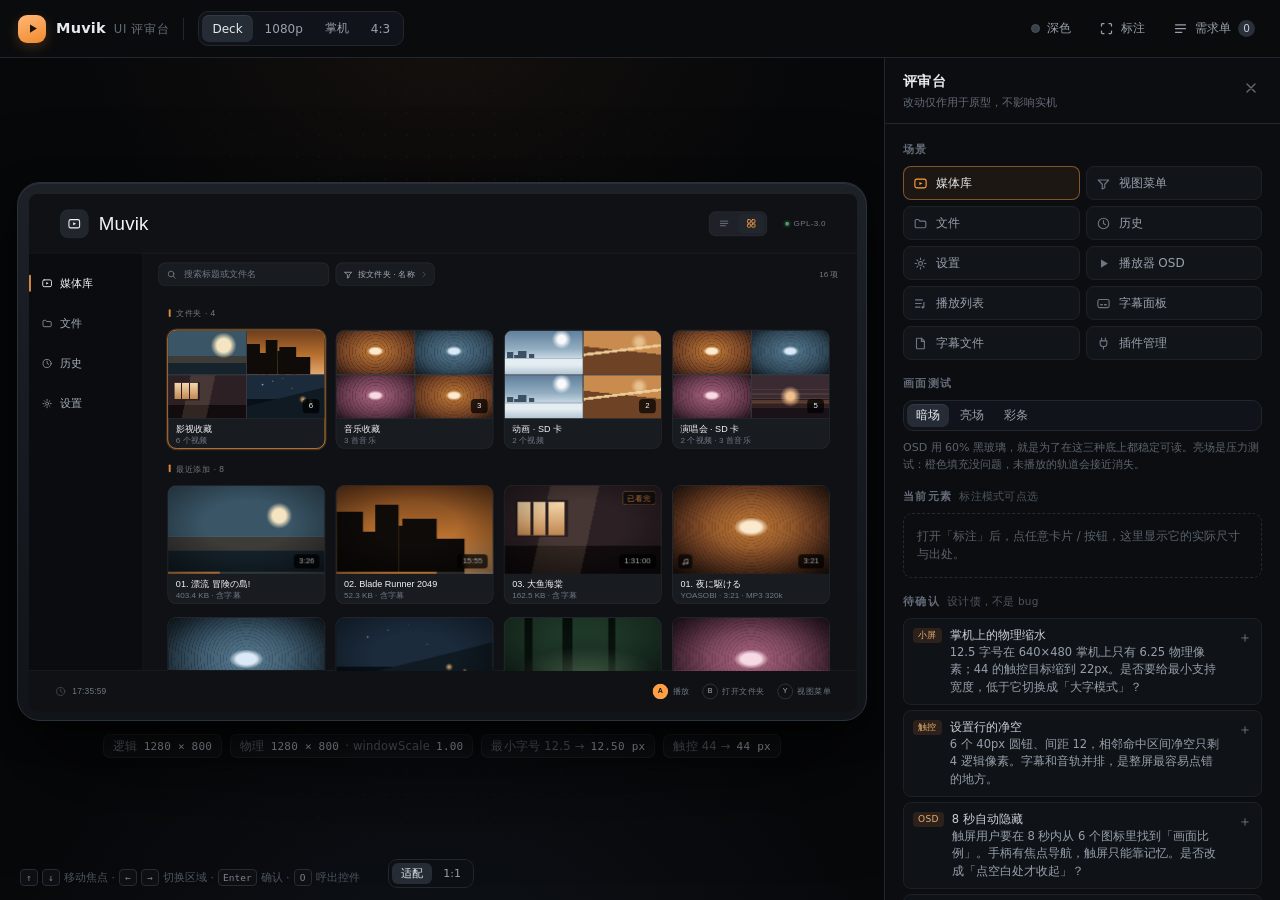
<file: web/ui-review/index.html>
<!DOCTYPE html>
<html lang="zh-CN">
<head>
<meta charset="utf-8">
<meta name="viewport" content="width=device-width, initial-scale=1, viewport-fit=cover">
<meta name="color-scheme" content="dark">
<title>Muvik · UI 评审台</title>
<link rel="icon" href="data:image/svg+xml,%3Csvg xmlns='http://www.w3.org/2000/svg' viewBox='0 0 32 32'%3E%3Crect width='32' height='32' rx='9' fill='%23FF9F45'/%3E%3Cpath d='M12 9.5 22 16 12 22.5Z' fill='%231A1208'/%3E%3C/svg%3E">
<link rel="stylesheet" href="styles.css">
</head>
<body>

<div class="console" id="console">

  <header class="topbar">
    <div class="brand">
      <span class="brand-mark" aria-hidden="true">
        <svg width="15" height="15" viewBox="0 0 24 24"><path d="M8 5.4 19 12 8 18.6Z" fill="currentColor"/></svg>
      </span>
      <span class="brand-text">Muvik<em>UI 评审台</em></span>
    </div>

    <div class="topbar-sep" aria-hidden="true"></div>

    <div class="seg" id="deviceSeg" role="group" aria-label="设备"></div>

    <div class="topbar-right">
      <button class="ghost-btn" id="themeBtn" title="切换深色 / OLED 真黑 / 浅色">
        <span class="dot" id="themeDot"></span><span class="lbl" id="themeLabel">深色</span>
      </button>
      <button class="ghost-btn" id="annotateBtn" title="显示尺寸标注与风险点 (N)">
        <svg width="15" height="15" viewBox="0 0 24 24" fill="none" stroke="currentColor" stroke-width="2" stroke-linecap="round"><path d="M4 8V5.5A1.5 1.5 0 0 1 5.5 4H8M16 4h2.5A1.5 1.5 0 0 1 20 5.5V8M20 16v2.5a1.5 1.5 0 0 1-1.5 1.5H16M8 20H5.5A1.5 1.5 0 0 1 4 18.5V16"/></svg>
        <span class="lbl">标注</span>
      </button>
      <button class="ghost-btn" id="dockBtn" title="评审面板 (D)">
        <svg width="15" height="15" viewBox="0 0 24 24" fill="none" stroke="currentColor" stroke-width="2" stroke-linecap="round"><path d="M4 6h16M4 12h16M4 18h10"/></svg>
        <span class="lbl">需求单</span>
        <span class="pill-count" id="dockCount">0</span>
      </button>
    </div>
  </header>

  <div class="workbench" id="workbench">
    <main class="stage" id="stage">
      <div class="device-wrap">
        <div class="device" id="device">
          <div class="screen" id="screen" data-theme="dark"></div>
        </div>
        <div class="stage-meta" id="stageMeta"></div>
      </div>

      <div class="stage-hint" id="stageHint">
        <kbd>↑</kbd><kbd>↓</kbd> 移动焦点 · <kbd>←</kbd><kbd>→</kbd> 切换区域 · <kbd>Enter</kbd> 确认 · <kbd>O</kbd> 呼出控件
      </div>

      <div class="stage-zoom" id="stageZoom" role="group" aria-label="缩放">
        <button data-zoom="fit" class="on" title="缩放到适合窗口">适配</button>
        <button data-zoom="actual" title="1:1 逻辑像素，可滚动查看细节">1:1</button>
      </div>
    </main>

    <aside class="dock" id="dock" aria-label="评审面板">
      <div class="dock-head">
        <div>
          <h2>评审台</h2>
          <p>改动仅作用于原型，不影响实机</p>
        </div>
        <button class="icon-btn" id="dockClose" aria-label="收起">
          <svg width="16" height="16" viewBox="0 0 24 24" fill="none" stroke="currentColor" stroke-width="2" stroke-linecap="round"><path d="M6 6l12 12M18 6L6 18"/></svg>
        </button>
      </div>

      <div class="dock-body">
        <section class="dock-sec">
          <h3>场景</h3>
          <div class="scenarios" id="scenarios"></div>
        </section>

        <section class="dock-sec">
          <h3>画面测试</h3>
          <div class="seg tiny" id="sceneSeg" role="group" aria-label="播放器画面">
            <button data-scene="dark" class="on">暗场</button>
            <button data-scene="bright">亮场</button>
            <button data-scene="bars">彩条</button>
          </div>
          <p class="dock-note">OSD 用 60% 黑玻璃，就是为了在这三种底上都稳定可读。亮场是压力测试：橙色填充没问题，未播放的轨道会接近消失。</p>
        </section>

        <section class="dock-sec" id="specSection">
          <h3>当前元素 <span class="dim" id="specHint">标注模式可点选</span></h3>
          <div id="specBox" class="spec-empty">
            打开「标注」后，点任意卡片 / 按钮，这里显示它的实际尺寸与出处。
          </div>
        </section>

        <section class="dock-sec">
          <h3>待确认 <span class="dim">设计债，不是 bug</span></h3>
          <div id="risks" class="risks"></div>
        </section>

        <section class="dock-sec">
          <h3>需求单 <span class="count" id="count">0</span></h3>
          <div class="composer" id="composer">
            <div class="composer-target" id="composerTarget">整体 · 视频库</div>
            <textarea id="commentInput" rows="2" placeholder="哪里不对、希望改成什么样…"></textarea>
            <div class="composer-actions">
              <button class="primary" id="addComment">记一条</button>
              <button id="exportMd">导出 Markdown</button>
              <button id="clearComments" class="danger-ghost">清空</button>
            </div>
          </div>
          <div class="comments" id="comments"></div>
        </section>

        <p class="dock-foot">
          原型与实机的差异：字体用系统字代替内置中文字体；画面是 CSS 模拟；
          封面图尚未接入。其余尺寸、颜色、间距均取自 <code>ui/design.hpp</code>。
        </p>
      </div>
    </aside>
  </div>
</div>

<div class="tooltip" id="tooltip" hidden></div>
<div class="toast" id="toast" hidden></div>

<script src="app.js"></script>
</body>
</html>
</file>
<file: web/ui-review/styles.css>
/* ============================================================
   Muvik · UI 评审台
   控制台自身的样式与「模拟器内」的样式分开：
   .screen 内部的所有数值 = 实机逻辑像素，1:1 对应 ui/design.hpp
   ============================================================ */

* { box-sizing: border-box; }

:root {
  --c-bg:      #07080A;
  --c-panel:   #0C0E11;
  --c-panel-2: #111419;
  --c-line:    #22262D;
  --c-line-2:  #2C323A;
  --c-ink:     #E8EAEE;
  --c-dim:     #99A1AC;
  --c-mute:    #646C78;
  --c-accent:  #FF9F45;
  --c-blue:    #6AA6FF;
  --font-ui: -apple-system, BlinkMacSystemFont, "SF Pro Text", "Segoe UI",
             "PingFang SC", "Hiragino Sans GB", "Microsoft YaHei", system-ui, sans-serif;
  --font-num: "SF Mono", ui-monospace, "JetBrains Mono", Menlo, monospace;
}

html, body {
  margin: 0;
  height: 100%;
  background: var(--c-bg);
  color: var(--c-ink);
  font-family: var(--font-ui);
  -webkit-font-smoothing: antialiased;
  text-rendering: optimizeLegibility;
  overflow: hidden;
}

button { font: inherit; color: inherit; background: none; border: 0; cursor: pointer; }
button:focus-visible { outline: 2px solid var(--c-blue); outline-offset: 2px; }
code { font-family: var(--font-num); font-size: .92em; color: #B9C1CC; }

/* ── 控制台骨架 ───────────────────────────────────────────── */

.console {
  display: grid;
  grid-template-rows: 58px minmax(0, 1fr);
  height: 100dvh;
}

.workbench {
  --dock-w: 396px;
  position: relative;
  display: grid;
  grid-template-columns: minmax(0, 1fr) 396px;
  min-height: 0;
  transition: grid-template-columns .22s ease;
}
.workbench.dock-closed { grid-template-columns: minmax(0, 1fr) 0px; --dock-w: 0px; }
.workbench.dock-closed .dock { display: none; }

/* ── 顶栏 ─────────────────────────────────────────────────── */

.topbar {
  display: flex;
  align-items: center;
  gap: 14px;
  padding: 0 14px 0 18px;
  border-bottom: 1px solid var(--c-line);
  background: rgba(10, 12, 15, .92);
  backdrop-filter: blur(14px);
  z-index: 5;
}

.brand { display: flex; align-items: center; gap: 10px; flex: none; }
.brand-mark {
  width: 28px; height: 28px; border-radius: 9px;
  display: grid; place-items: center;
  color: #1A1208;
  background: linear-gradient(160deg, #FFB877, #F08A2E);
  box-shadow: 0 4px 14px rgba(255, 159, 69, .22);
}
.brand-text {
  font-size: 14.5px; font-weight: 600; letter-spacing: .2px;
  display: flex; align-items: baseline; gap: 8px; white-space: nowrap;
}
.brand-text em {
  font-style: normal; font-weight: 400; font-size: 11.5px;
  color: var(--c-mute); letter-spacing: .06em;
}

.topbar-sep { width: 1px; height: 22px; background: var(--c-line); flex: none; }

.topbar-right { margin-left: auto; display: flex; align-items: center; gap: 6px; }

.seg {
  display: flex; gap: 2px; padding: 3px;
  background: #101319;
  border: 1px solid var(--c-line);
  border-radius: 10px;
}
.seg button {
  padding: 5px 10px; border-radius: 7px;
  font-size: 12px; color: var(--c-dim); white-space: nowrap;
  transition: background .12s, color .12s;
}
.seg button:hover { color: var(--c-ink); background: rgba(255,255,255,.04); }
.seg button.on {
  color: var(--c-ink); background: #262C35;
  box-shadow: inset 0 1px 0 rgba(255,255,255,.07);
}
.seg.tiny button { font-size: 11.5px; padding: 4px 9px; }

.ghost-btn {
  display: inline-flex; align-items: center; gap: 7px;
  height: 30px; padding: 0 10px; border-radius: 8px;
  font-size: 12px; color: var(--c-dim);
  border: 1px solid transparent;
  transition: background .12s, color .12s, border-color .12s;
}
.ghost-btn:hover { color: var(--c-ink); background: #14181E; border-color: var(--c-line); }
.ghost-btn.on { color: var(--c-ink); background: rgba(106,166,255,.10); border-color: rgba(106,166,255,.35); }
.ghost-btn .dot {
  width: 9px; height: 9px; border-radius: 50%;
  background: #3A404A; border: 1px solid #4A515C;
}
.ghost-btn .dot.oled { background: #000; border-color: #545B66; }
.ghost-btn .dot.light { background: #F2F1ED; border-color: #C6C2BA; }
.pill-count {
  min-width: 17px; height: 17px; padding: 0 4px; border-radius: 9px;
  background: #2A303A; color: #C8CED8;
  font-size: 10.5px; line-height: 17px; text-align: center;
  font-variant-numeric: tabular-nums;
}
.pill-count.has { background: var(--c-accent); color: #1A1208; font-weight: 600; }

.icon-btn {
  width: 30px; height: 30px; border-radius: 8px;
  display: grid; place-items: center; color: var(--c-mute);
}
.icon-btn:hover { background: #191D24; color: var(--c-ink); }

/* ── 舞台 ─────────────────────────────────────────────────── */

.stage {
  position: relative;
  display: flex; align-items: center; justify-content: center;
  min-width: 0; min-height: 0;
  padding: 26px 24px 44px;
  overflow: hidden;
  background:
    radial-gradient(58% 46% at 50% -4%, rgba(255,159,69,.055), transparent 72%),
    radial-gradient(70% 60% at 50% 112%, rgba(86,118,168,.09), transparent 72%),
    #07080A;
}
.stage::before {
  content: "";
  position: absolute; inset: 0;
  background-image: radial-gradient(rgba(255,255,255,.045) 1px, transparent 1px);
  background-size: 22px 22px;
  -webkit-mask-image: radial-gradient(60% 60% at 50% 46%, #000 30%, transparent 100%);
  mask-image: radial-gradient(60% 60% at 50% 46%, #000 30%, transparent 100%);
  pointer-events: none;
}

.device-wrap { position: relative; display: flex; flex-direction: column; align-items: center; gap: 13px; }
.device {
  position: relative;
  padding: 11px;
  border-radius: 23px;
  background: linear-gradient(180deg, #1C2027, #111419);
  border: 1px solid #2B313A;
  box-shadow:
    0 44px 100px rgba(0,0,0,.66),
    0 10px 30px rgba(0,0,0,.5),
    inset 0 1px 0 rgba(255,255,255,.07);
}

.stage-meta {
  display: flex; align-items: center; gap: 8px; flex-wrap: wrap; justify-content: center;
  font-size: 11.5px; color: var(--c-mute);
  letter-spacing: .02em;
}
.stage-meta b {
  font-weight: 500; color: #B7BECA;
  font-family: var(--font-num); font-size: 11px;
}
.stage-meta .chip {
  display: inline-flex; align-items: center; gap: 6px;
  height: 24px; padding: 0 9px; border-radius: 7px;
  background: rgba(255,255,255,.035);
  border: 1px solid rgba(255,255,255,.055);
}
.stage-meta .chip.warn {
  color: #FFC98E; background: rgba(255,159,69,.09);
  border-color: rgba(255,159,69,.24);
}

.stage-hint {
  position: absolute; left: 20px; bottom: 14px;
  display: flex; align-items: center; gap: 4px;
  font-size: 11px; color: #4E5661; white-space: nowrap;
  pointer-events: none;
}

.stage-zoom {
  position: absolute; right: calc(var(--dock-w) + 14px); bottom: 12px;
  z-index: 8;
  display: flex; gap: 2px; padding: 3px;
  border-radius: 9px;
  background: rgba(13,16,20,.9);
  border: 1px solid var(--c-line);
  backdrop-filter: blur(10px);
}
.stage-zoom button {
  padding: 3px 9px; border-radius: 6px;
  font-size: 11px; color: var(--c-dim);
}
.stage-zoom button:hover { color: var(--c-ink); }
.stage-zoom button.on { background: #262C35; color: var(--c-ink); }

/* 1:1 查看：设备按字号真实大小铺开，舞台滚动 */
.stage.zoomed {
  display: block;
  overflow: auto;
  padding: 16px 16px 42px;
}
.stage.zoomed .device-wrap { width: max-content; margin: 0 auto; }
.stage-hint kbd {
  font-family: var(--font-num); font-size: 9.5px;
  min-width: 18px; height: 17px; padding: 0 4px;
  display: inline-grid; place-items: center;
  border: 1px solid #262C34; border-radius: 4px;
  color: #7A828E; background: #0D0F13;
}

/* ── 评审面板 ─────────────────────────────────────────────── */

.dock {
  display: flex; flex-direction: column;
  min-height: 0;
  background: #0B0D10;
  border-left: 1px solid var(--c-line);
  z-index: 4;
}
.dock-head {
  flex: none; display: flex; align-items: flex-start; gap: 12px;
  padding: 15px 14px 13px 18px;
  border-bottom: 1px solid var(--c-line);
}
.dock-head h2 { margin: 0; font-size: 13.5px; font-weight: 600; letter-spacing: .02em; }
.dock-head p { margin: 4px 0 0; font-size: 11px; color: var(--c-mute); }
.dock-head .icon-btn { margin-left: auto; }

.dock-body { overflow-y: auto; padding: 2px 18px 26px; scrollbar-width: thin; }
.dock-body::-webkit-scrollbar { width: 5px; }
.dock-body::-webkit-scrollbar-thumb { background: #262C34; border-radius: 3px; }

.dock-sec { padding-top: 17px; }
.dock-sec h3 {
  margin: 0 0 9px; font-size: 10.5px; font-weight: 600;
  letter-spacing: .13em; text-transform: uppercase; color: var(--c-mute);
  display: flex; align-items: center; gap: 7px;
}
.dock-sec h3 .dim { font-weight: 400; letter-spacing: .02em; text-transform: none; color: #4E5661; font-size: 10.5px; }
.dock-sec h3 .count {
  margin-left: auto; min-width: 18px; height: 18px; padding: 0 5px;
  border-radius: 9px; background: #232932; color: #AEB6C2;
  font-size: 10.5px; line-height: 18px; text-align: center; letter-spacing: 0;
}
.dock-sec h3 .count.has { background: var(--c-accent); color: #1A1208; }

.dock-note { margin: 8px 0 0; font-size: 11px; line-height: 1.55; color: #5C646F; }

.scenarios { display: grid; grid-template-columns: 1fr 1fr; gap: 6px; }
.scenario {
  display: flex; align-items: center; gap: 8px;
  height: 34px; padding: 0 9px; border-radius: 8px;
  background: #11151A; border: 1px solid #1D2229;
  font-size: 12px; color: var(--c-dim); text-align: left;
  transition: background .12s, border-color .12s, color .12s;
}
.scenario svg { color: #6E7683; flex: none; }
.scenario:hover { background: #161B22; color: var(--c-ink); border-color: #2A313A; }
.scenario.on { color: var(--c-ink); border-color: rgba(255,159,69,.45); background: rgba(255,159,69,.07); }
.scenario.on svg { color: var(--c-accent); }

.spec-empty {
  padding: 13px 13px; border-radius: 9px;
  border: 1px dashed #242A32;
  font-size: 11.5px; line-height: 1.6; color: #59616C;
}
.spec-card {
  border: 1px solid #232932; border-radius: 10px;
  background: #11151A; padding: 12px 13px;
}
.spec-card .name { font-size: 12.5px; font-weight: 600; color: var(--c-ink); }
.spec-card .path { margin-top: 3px; font-family: var(--font-num); font-size: 10px; color: #5D6671; word-break: break-all; }
.spec-card dl { margin: 10px 0 0; display: grid; grid-template-columns: 54px 1fr; gap: 6px 8px; }
.spec-card dt { font-size: 10.5px; color: #5D6671; }
.spec-card dd { margin: 0; font-size: 11.5px; color: #C2C9D4; line-height: 1.45; }
.spec-card .risk {
  margin-top: 11px; padding: 9px 10px; border-radius: 7px;
  background: rgba(255,159,69,.07); border: 1px solid rgba(255,159,69,.2);
  font-size: 11px; line-height: 1.55; color: #E7BE93;
}
.spec-card .risk b { display: block; color: #FFB877; font-size: 10.5px; letter-spacing: .06em; margin-bottom: 3px; }
.spec-card .use {
  margin-top: 10px; width: 100%; height: 30px; border-radius: 7px;
  background: #222933; color: #D6DCE5; font-size: 11.5px;
}
.spec-card .use:hover { background: #2A323D; color: #fff; }

.risks { display: flex; flex-direction: column; gap: 5px; }
.risk-item {
  display: flex; align-items: flex-start; gap: 8px;
  padding: 8px 9px; border-radius: 8px;
  background: #0F1216; border: 1px solid #1C2128;
  font-size: 11.5px; line-height: 1.5; color: #96A0AC;
}
.risk-item .tag {
  flex: none; margin-top: 1px; padding: 1px 5px; border-radius: 4px;
  font-size: 9px; letter-spacing: .04em;
  background: rgba(255,159,69,.12); color: #E8AE73;
}
.risk-item button {
  margin-left: auto; flex: none; width: 20px; height: 20px; border-radius: 5px;
  color: #6E7783; font-size: 14px; line-height: 1;
}
.risk-item button:hover { background: #232A33; color: #fff; }

.composer {
  border: 1px solid #232932; border-radius: 10px; background: #101419;
  padding: 9px 10px 10px;
}
.composer-target {
  font-size: 10.5px; color: #808A96; margin-bottom: 7px;
  display: flex; align-items: center; gap: 5px;
}
.composer-target::before {
  content: ""; width: 3px; height: 11px; border-radius: 2px; background: var(--c-accent);
}
.composer textarea {
  width: 100%; resize: vertical; min-height: 48px; max-height: 140px;
  background: #0A0D10; border: 1px solid #20262E; border-radius: 7px;
  color: var(--c-ink); font: 12px/1.55 var(--font-ui);
  padding: 7px 8px; outline: none;
}
.composer textarea:focus { border-color: rgba(106,166,255,.5); }
.composer textarea::placeholder { color: #4C545F; }
.composer-actions { display: flex; gap: 6px; margin-top: 7px; }
.composer-actions button {
  height: 27px; padding: 0 10px; border-radius: 6px;
  font-size: 11.5px; color: var(--c-dim); background: #171C22;
  border: 1px solid #232A33;
}
.composer-actions button:hover { color: #fff; background: #1D232B; }
.composer-actions .primary {
  background: linear-gradient(180deg, #FFAE5C, #F2922F);
  border-color: transparent; color: #1A1208; font-weight: 600;
}
.composer-actions .primary:hover { filter: brightness(1.06); background: linear-gradient(180deg, #FFAE5C, #F2922F); color: #1A1208; }
.composer-actions .danger-ghost { margin-left: auto; border-color: transparent; background: none; color: #5F6773; }
.composer-actions .danger-ghost:hover { color: #FF8A8A; background: rgba(255,107,107,.08); }

.comments { display: flex; flex-direction: column; gap: 6px; margin-top: 9px; }
.comment {
  position: relative; padding: 9px 10px 9px 12px; border-radius: 8px;
  background: #101419; border: 1px solid #1E242C;
}
.comment::before {
  content: ""; position: absolute; left: 0; top: 9px; bottom: 9px;
  width: 2px; border-radius: 1px; background: rgba(255,159,69,.65);
}
.comment .meta {
  display: flex; align-items: center; gap: 6px;
  font-size: 10px; color: #5F6874; margin-bottom: 4px;
}
.comment .meta b { font-weight: 500; color: #9AA4B0; font-size: 10.5px; }
.comment .meta button { margin-left: auto; color: #4F5762; font-size: 13px; line-height: 1; }
.comment .meta button:hover { color: #FF8A8A; }
.comment p { margin: 0; font-size: 11.5px; line-height: 1.55; color: #C6CDD7; white-space: pre-wrap; word-break: break-word; }

.dock-foot {
  margin: 22px 0 0; padding-top: 14px; border-top: 1px solid #1B2027;
  font-size: 10.5px; line-height: 1.65; color: #4F5762;
}

/* ── 提示 ─────────────────────────────────────────────────── */

.tooltip {
  position: fixed; z-index: 90; pointer-events: none;
  max-width: 320px; padding: 7px 9px; border-radius: 7px;
  background: rgba(16,20,25,.97); border: 1px solid rgba(106,166,255,.4);
  box-shadow: 0 10px 30px rgba(0,0,0,.5);
  font-size: 11px; line-height: 1.5; color: #DCE2EA;
}
.tooltip b { display: block; font-size: 11.5px; color: #fff; margin-bottom: 2px; }
.tooltip em { font-style: normal; color: #8FB8F5; font-family: var(--font-num); font-size: 10.5px; }

.toast {
  position: fixed; left: 50%; top: 72px; transform: translateX(-50%);
  z-index: 95; padding: 9px 15px; border-radius: 9px;
  background: rgba(20,25,31,.96); border: 1px solid #2C333D;
  box-shadow: 0 16px 40px rgba(0,0,0,.5);
  font-size: 12px; color: #DCE2EA; white-space: nowrap;
  animation: toastIn .18s ease-out;
}
@keyframes toastIn { from { opacity: 0; transform: translate(-50%, -6px); } }

/* ============================================================
   模拟器：以下全部是实机逻辑像素
   ============================================================ */

.screen {
  --bg: #0F1114;
  --surface: #181B20;
  --surface-raised: #21252C;
  --surface-sunken: #2A2F37;
  --outline: #2B3038;
  --outline-strong: #3C434E;
  --text: #F3F4F6;
  --text-dim: #A8AFBA;
  --text-mute: #717884;
  --accent: #FF9F45;
  --accent-rgb: 255,159,69;
  --accent-ink: #1A1208;
  --danger: #FF6B6B;
  --sidebar: #0A0C0F;

  /* 语义变量：这些位置原本写死了 rgba(255,255,255,…)，
     一旦切到浅色主题就全部消失。集中成变量后只在这里分叉。 */
  --hairline: rgba(255,255,255,.055); /* 顶栏 / 底栏 / 侧栏分隔线 */
  --tile: rgba(42,47,55,.55);         /* 卡片图标块、次要按钮底 */
  --track: rgba(243,244,246,.12);     /* 进度轨道 */
  --cell-line: rgba(43,48,56,.75);    /* 卡片描边 */
  --focused-bg: #21252C;              /* 选中卡片底 */
  --dialog: #14171C;                  /* 弹层底 */

  position: relative;
  overflow: hidden;
  border-radius: 13px;
  background: var(--bg);
  color: var(--text);
  font-family: -apple-system, BlinkMacSystemFont, "PingFang SC", "Hiragino Sans GB",
               "Microsoft YaHei", "Noto Sans CJK SC", sans-serif;
  font-size: 17px;
  line-height: 1.32;
  transform-origin: top left;
  user-select: none;
  -webkit-tap-highlight-color: transparent;
}
.screen[data-theme="oled"] {
  --bg: #000000;
  --surface: #0B0C0F;
  --surface-raised: #15171B;
  --surface-sunken: #1E2126;
  --outline: #1E2126;
  --outline-strong: #333841;
  --text-mute: #6C737E;
  --sidebar: #000000;
  --hairline: rgba(255,255,255,.05);
  --tile: rgba(38,43,50,.55);
  --track: rgba(243,244,246,.1);
  --cell-line: rgba(46,52,61,.75);
  --focused-bg: #15171B;
  --dialog: #0D0F12;
}

/* 浅色主题：暖白而不是纯白 —— 纯白在掌机低亮度下会显得"发光"，
   而且和橙色强调色的对比会过于刺眼。强调色同步压深，
   否则 #FF9F45 压在 #FFF 上对比度只有 1.9:1，按钮文字读不出来。 */
.screen[data-theme="light"] {
  --bg: #F2F1ED;
  --surface: #FFFFFF;
  --surface-raised: #FFFFFF;
  --surface-sunken: #E9E7E2;
  --outline: #DFDCD5;
  --outline-strong: #C6C2BA;
  --text: #1B1A18;
  --text-dim: #5F5C56;
  /* #8C8880 在 #F2F1ED 上只有 ~3.5:1，12.5px 的「10 项」「路径」这类
     辅助文字会糊掉。压到 #6E6A63 后约 5.4:1，仍在层级上低于 text-dim。 */
  --text-mute: #6E6A63;
  --accent: #C4650F;
  --accent-rgb: 196,101,15;
  --accent-ink: #FFFFFF;
  --danger: #C0392B;
  --sidebar: #EAE7E1;
  --hairline: rgba(27,26,24,.09);
  --tile: rgba(27,26,24,.055);
  --track: rgba(27,26,24,.13);
  --cell-line: rgba(27,26,24,.1);
  --focused-bg: #FFF4E8;
  --dialog: #FFFFFF;
  --scrim: rgba(226,223,217,.68);
}
/* 浅色下卡片靠边框区分不够：白卡压在暖灰底上几乎融在一起，
   补一层极轻的阴影把卡片"抬"起来，比加深底色干净。 */
.screen[data-theme="light"] .cell,
.screen[data-theme="light"] .gcard {
  box-shadow: 0 1px 2px rgba(27,26,24,.05), 0 2px 10px rgba(27,26,24,.045);
}
.screen[data-theme="light"] .cell.focused,
.screen[data-theme="light"] .gcard.focused {
  box-shadow: 0 0 0 1px rgba(196,101,15,.22), 0 4px 16px rgba(196,101,15,.13);
}

.screen button { cursor: pointer; }
.app { position: absolute; inset: 0; display: flex; flex-direction: column; }
.app.hidden { opacity: 0; pointer-events: none; }

/* 顶栏 */
.app-header {
  flex: none; height: 92px;
  display: flex; align-items: center; gap: 16px;
  padding: 0 48px;
  border-bottom: 1px solid var(--hairline);
}
.app-header .mark {
  width: 44px; height: 44px; border-radius: 12px;
  background: var(--surface-raised);
  border: 1px solid var(--outline);
  display: grid; place-items: center;
  color: var(--text);
}
.app-header .mark svg { width: 22px; height: 22px; }
.app-header h1 {
  margin: 0; font-size: 29px; font-weight: 500; letter-spacing: .2px;
}
.app-header .ver {
  margin-left: auto; display: flex; align-items: center; gap: 7px;
  font-size: 12.5px; color: var(--text-mute); letter-spacing: .04em;
}
.app-header .ver i {
  width: 6px; height: 6px; border-radius: 50%; background: #4C9E6A;
  box-shadow: 0 0 0 3px rgba(76,158,106,.14);
}

/* 列表 / 网格切换：与版本标记同处顶栏右侧，不占内容区高度 */
.layout-seg {
  margin-left: auto;
  display: flex; gap: 2px; padding: 3px;
  border-radius: 10px;
  background: var(--tile);
  border: 1px solid var(--outline);
}
.layout-seg button {
  width: 40px; height: 30px; border-radius: 7px;
  display: grid; place-items: center;
  color: var(--text-mute);
  transition: background .12s, color .12s;
}
.layout-seg button:hover { color: var(--text); }
.layout-seg button.on { background: var(--surface-raised); color: var(--accent); }
.screen[data-theme="light"] .layout-seg button.on { background: #fff; }
.layout-seg + .ver { margin-left: 12px; }

/* 主体 */
.app-body { flex: 1; display: flex; min-height: 0; }

/* 侧栏 176 = 1280 的 13.75%，图标 + 文字。
 * （实机 src/theme/muvik_theme.cpp: style.addMetric("brls/tab_frame/sidebar_width", 176.0f)）
   只靠纯文字时，180 左右的宽度里汉字只占 51px，右边一大片空 —— 这正是
   「看着还是太宽」的根源：不是数字大，是内容撑不起来。
   加上 18px 图标之后同样的宽度有了密度，还能再收到 160。
   低于 148 时「媒体库」会贴到内边距上，不能再窄。 */
.sidebar {
  flex: none; width: 176px;
  padding: 18px 0;
  background: var(--sidebar);
  display: flex; flex-direction: column; gap: 6px;
  border-right: 1px solid var(--hairline);
}
.nav-item {
  position: relative; height: 56px; flex: none;
  display: flex; align-items: center; gap: 11px;
  padding: 0 14px 0 19px;
  font-size: 17px; color: var(--text-dim);
  transition: color .1s;
}
.nav-item svg { flex: none; opacity: .82; }
.nav-item.active svg,
.nav-item.focused svg { opacity: 1; }
.nav-item .bar {
  position: absolute; left: 0; top: 50%; transform: translateY(-50%);
  width: 3px; height: 0; border-radius: 2px; background: var(--accent);
  transition: height .12s ease;
}
.nav-item.active { color: var(--text); }
.nav-item.active::after {
  content: ""; position: absolute; inset: 5px 10px 5px 5px;
  border-radius: 9px; background: var(--tile); z-index: -1;
}
.nav-item.active .bar { height: 26px; opacity: .85; }
.nav-item.focused { color: var(--text); }
.nav-item.focused .bar { height: 26px; opacity: 1; }
.nav-item.focused::after {
  content: ""; position: absolute; inset: 5px 10px 5px 5px;
  border-radius: 9px; background: var(--surface-sunken); z-index: -1;
}

.main { flex: 1; min-width: 0; display: flex; flex-direction: column; }
.list {
  flex: 1; min-height: 0; overflow-y: auto;
  padding: 4px 28px 110px 24px;
  scrollbar-width: thin;
  scrollbar-color: var(--track) transparent;
}
.list::-webkit-scrollbar { width: 4px; }
.list::-webkit-scrollbar-thumb { background: var(--track); border-radius: 2px; }

/* 分组标题 */
.section-h {
  height: 46px;
  display: flex; align-items: center; gap: 8px;
  padding: 14px 0 0 16px;
  font-size: 13px; letter-spacing: .6px; color: var(--text-mute);
}
.section-h .tick {
  width: 3px; height: 12px; border-radius: 1.5px;
  background: rgba(255,159,69,.85);
}

/* 卡片行。
   2026-11：76 → 72，左侧改为 96×54（16:9）缩略图。
   列表与网格共用同一套 .frame 渐变，只是尺寸不同 —— 两处不能各画一套，
   否则「切到列表」会看到另一种色感，像换了个 App。 */
.cell {
  position: relative;
  height: 72px;
  margin: 6px 14px;
  padding: 0 18px 0 18px;
  border-radius: 14px;
  background: var(--surface);
  border: 1px solid var(--cell-line);
  display: flex; align-items: center; gap: 14px;
  transition: background .12s, border-color .12s;
}
.cell.focused {
  background: var(--focused-bg);
  border-color: rgba(var(--accent-rgb), .65);
  box-shadow: 0 0 0 1px rgba(var(--accent-rgb), .10);
}
.cell.focused::before {
  content: ""; position: absolute; left: 5px; top: 50%;
  width: 3px; height: 26px; border-radius: 1.5px;
  background: var(--accent); transform: translateY(-50%);
}
.cell .tile {
  flex: none; width: 40px; height: 40px; border-radius: 12px;
  background: var(--tile);
  display: grid; place-items: center;
  color: var(--text-dim);
}
.cell .tile svg { width: 21px; height: 21px; }
.cell.focused .tile { background: var(--surface-sunken); color: var(--accent); }

/* 列表里的缩略图：88×50，圆角 8，压一道内描边。
   进度条进到缩略图内部，宽度与图对齐 —— 见 app.js cell() 的注释。 */
.cell .thumb-sm {
  position: relative; flex: none;
  width: 88px; height: 50px; border-radius: 8px;
  overflow: hidden; background: var(--surface-sunken);
  box-shadow: inset 0 0 0 1px rgba(255,255,255,.055);
}
.cell .thumb-sm .frame { position: absolute; inset: 0; }
.cell.focused .thumb-sm { box-shadow: inset 0 0 0 1px rgba(var(--accent-rgb), .40); }
.cell .thumb-sm .pbar {
  position: absolute; left: 0; right: 0; bottom: 0;
  height: 3px; background: rgba(0,0,0,.55);
}
.cell .thumb-sm .pbar i {
  display: block; height: 100%; background: rgba(255,159,69,.96);
}
.cell .body { flex: 1; min-width: 0; display: flex; flex-direction: column; gap: 3px; }
.cell .titlerow { display: flex; align-items: center; gap: 6px; min-width: 0; }
.cell .titlerow .title { min-width: 0; }
/* 混排里的类型标：视频行和音乐行长得很像，只靠「3:21」分不出是短片还是歌 */
.cell .typechip {
  flex: none; width: 16px; height: 16px; border-radius: 4px;
  display: grid; place-items: center;
  background: var(--tile); color: var(--text-mute);
}
.cell .title {
  font-size: 17px; color: var(--text);
  white-space: nowrap; overflow: hidden; text-overflow: ellipsis;
}
.cell .sub {
  font-size: 12.5px; color: var(--text-dim);
  white-space: nowrap; overflow: hidden; text-overflow: ellipsis;
}
.cell .badge {
  flex: none; font-size: 14px; color: var(--text-mute);
  font-variant-numeric: tabular-nums;
}
.cell.focused .badge { color: var(--text-dim); }
.cell .chev { flex: none; color: rgba(113,120,132,.8); display: grid; place-items: center; }
.cell .pbar i {
  display: block; height: 100%; border-radius: 2px;
  background: rgba(255,159,69,.95);
}

/* ── 网格布局 ──────────────────────────────────────────────
   列宽不写死，由 (1280 − 180 侧栏 − 52 列表内边距 − 28 网格内边距 − 48 间隙) / 4
   得出约 243。缩略图用 aspect-ratio 跟列宽走，改侧栏不用回来重算高度。
   一屏 3 行：800 − 92 顶栏 − 58 工具行 − 64 提示栏 ≈ 586。 */
.grid {
  display: grid;
  grid-template-columns: repeat(4, 1fr);
  gap: 20px 16px;
  padding: 10px 14px 0;
}
.gcard {
  position: relative;
  display: flex; flex-direction: column;
  border-radius: 14px;
  background: var(--surface);
  border: 1px solid var(--cell-line);
  overflow: hidden;
  transition: border-color .12s, box-shadow .12s, transform .12s;
}
.gcard.focused {
  border-color: var(--accent);
  box-shadow: 0 0 0 2px rgba(var(--accent-rgb), .22);
}
.gcard .thumb {
  position: relative;
  width: 100%; flex: none;
  aspect-ratio: 16 / 9;   /* 列宽随侧栏变化，比例不能写死 */
  background: var(--surface-sunken);
  overflow: hidden;
}
.gcard .thumb .frame {
  position: absolute; inset: 0;
  /* 缩略图不是「第一帧」——片头黑场太常见。实机按 min(时长×0.1, 30s) 抽帧。
     这里的四套是同一思路的示意：硬边的地平线 + 一个明确的亮源。
     纯径向渐变会糊成色斑，必须有一条看得见的边，才像"画面"而不像"雾"。 */
}
/* 暗角：让色块"像画面"而不是"像色斑"的关键一层 */
.gcard .thumb::after {
  content: ""; position: absolute; inset: 0; pointer-events: none;
  background: radial-gradient(78% 76% at 50% 44%, transparent 36%, rgba(0,0,0,.55) 100%);
}

/* ── 文件夹：四宫格拼贴 ──────────────────────────────────────
   文件夹没有"一张封面"。取第一个文件当封面，会让这个目录长得像那一部片；
   四格才读得出「这里装着一堆东西」。混合目录（视频 + 音乐）靠四格的色相混搭
   自然露出破绽 —— 全是暖橙的是影视，出现音符色的就是混的。 */
.collage {
  display: grid;
  grid-template-columns: 1fr 1fr;
  grid-template-rows: 1fr 1fr;
  gap: 1px;
  background: var(--hairline);
}
.gcard .thumb .collage { position: absolute; inset: 0; }
/* 文件夹卡片不叠暗角：四格本来就小，再压一层暗角会糊成一块深色 */
.foldercard .thumb::after { content: none; }
.collage .c { position: relative; overflow: hidden; }
.collage .c .frame { position: absolute; inset: 0; }
/* 只有一项的文件夹：整张给它，不切成四格 */
.collage.single { display: block; }
.collage.single .frame { position: absolute; inset: 0; }
.frame.empty { background: var(--surface-sunken); }

/* 文件夹卡片的计数角标 */
.fc-badge {
  position: absolute; right: 8px; bottom: 8px;
  min-width: 26px; height: 22px; padding: 0 7px; border-radius: 6px;
  display: grid; place-items: center;
  background: rgba(0,0,0,.72);
  color: #F3F4F6; font-size: 12px;
  font-variant-numeric: tabular-nums;
}
/* 列表里的文件夹：正方形拼贴，和 88×50 的视频缩略图区分开 */
.cell .thumb-sm.collage {
  width: 50px; height: 50px; border-radius: 8px;
}
/* 网格里音乐卡片的类型标 */
.gcard .thumb .tmark {
  position: absolute; left: 8px; bottom: 8px;
  width: 22px; height: 22px; border-radius: 6px;
  display: grid; place-items: center;
  background: rgba(0,0,0,.66); color: #E7EDF5;
}
.frame.t0 {
  background:
    radial-gradient(circle 20px at 71% 34%, rgba(255,236,198,.95) 0 52%, rgba(255,190,130,0) 100%),
    linear-gradient(180deg, transparent 58%, rgba(255,182,120,.17) 58% 74%, transparent 74%),
    linear-gradient(180deg, #3A5566 0 58%, #16232C 58% 100%);
}
/* 黄昏城市剪影：六个高度不同的深色竖条压出一条天际线。
   直接堆亮色方块会像柱状图 —— 楼是"剪影"，亮的是它们背后的天光。 */
.frame.t1 {
  background:
    linear-gradient(to bottom, transparent 0 30%, #0E0B09 30%) 0%   0 / 17% 100% no-repeat,
    linear-gradient(to bottom, transparent 0 52%, #0E0B09 52%) 17%  0 / 12% 100% no-repeat,
    linear-gradient(to bottom, transparent 0 22%, #0E0B09 22%) 29%  0 / 15% 100% no-repeat,
    linear-gradient(to bottom, transparent 0 46%, #0E0B09 46%) 44%  0 / 10% 100% no-repeat,
    linear-gradient(to bottom, transparent 0 38%, #0E0B09 38%) 54%  0 / 22% 100% no-repeat,
    linear-gradient(to bottom, transparent 0 60%, #0E0B09 60%) 76%  0 / 24% 100% no-repeat,
    linear-gradient(180deg, #6E3E1C 0%, #B8702F 56%, #E3A870 100%);
}
/* 室内窗光：一扇窗 + 两条窗棂 + 落在地上的光斑。
   原来只画了一个亮方块，缩到 234 宽就退化成一个纯色矩形 —— 必须靠「窗棂」
   这条内部结构，才读得出是「一扇窗」而不是「一个方块」。 */
.frame.t2 {
  background:
    linear-gradient(90deg, transparent 0 28%, #2A1E22 28% 33%, transparent 33% 60%, #2A1E22 60% 65%, transparent 65% 100%) 12% 30% / 30% 38% no-repeat,
    linear-gradient(180deg, #F4D8AC 0%, #C08650 100%) 12% 30% / 30% 38% no-repeat,
    linear-gradient(180deg, #261B1F 0 100%) 10% 28% / 34% 42% no-repeat,
    linear-gradient(102deg, transparent 0 26%, rgba(255,214,168,.13) 26% 54%, transparent 54% 100%),
    linear-gradient(180deg, #2C2024 0 68%, #120C0E 68% 100%);
}
/* 音乐封面：纯径向渐变在 60px 的拼贴格里就是一团色斑，缩略图上必须有点
   结构才认得出「这是张专辑」。唱片纹 + 中心标签，是最省像素的可辨识形。 */
.frame.m0 {
  background:
    radial-gradient(11% 11% at 50% 47%, rgba(255,240,214,.95) 0 58%, rgba(255,240,214,0) 100%),
    repeating-radial-gradient(circle at 50% 47%, rgba(0,0,0,.15) 0 1px, rgba(255,255,255,.035) 1px 5px),
    radial-gradient(70% 74% at 50% 47%, #C0762F 0%, #6E3B1E 62%, #1E100A 100%);
}
.frame.m1 {
  background:
    radial-gradient(11% 11% at 50% 47%, rgba(230,244,255,.92) 0 58%, rgba(230,244,255,0) 100%),
    repeating-radial-gradient(circle at 50% 47%, rgba(0,0,0,.15) 0 1px, rgba(255,255,255,.035) 1px 5px),
    radial-gradient(70% 74% at 50% 47%, #52778E 0%, #2C4658 62%, #0A1218 100%);
}
.frame.m2 {
  background:
    radial-gradient(11% 11% at 50% 47%, rgba(255,228,238,.92) 0 58%, rgba(255,228,238,0) 100%),
    repeating-radial-gradient(circle at 50% 47%, rgba(0,0,0,.15) 0 1px, rgba(255,255,255,.035) 1px 5px),
    radial-gradient(70% 74% at 50% 47%, #A9617C 0%, #5E3145 62%, #180B12 100%);
}
/* 夜山与山下灯火：星点 + 山脊 + 暖色灯点。
   两个孤立圆点压在一条斜线上，读不出「山」—— 加星点和更低的脊线才成形。 */
.frame.t3 {
  background:
    radial-gradient(circle 2px at 20% 22%, rgba(206,228,246,.80), transparent 100%),
    radial-gradient(circle 1.6px at 33% 14%, rgba(206,228,246,.55), transparent 100%),
    radial-gradient(circle 1.4px at 58% 30%, rgba(206,228,246,.50), transparent 100%),
    radial-gradient(circle 1.2px at 46% 8%,  rgba(206,228,246,.40), transparent 100%),
    radial-gradient(circle 6px at 72% 56%, rgba(255,196,120,.90), transparent 100%),
    radial-gradient(circle 3.5px at 82% 60%, rgba(255,196,120,.55), transparent 100%),
    linear-gradient(166deg, transparent 0 50%, #101A22 50% 100%),
    linear-gradient(180deg, #1B2B3C 0 56%, #080F17 56% 100%);
}
/* t4–t7：同样的「一条硬边 + 一个亮源」结构，换色相与构图。
   必须比 4 张多 —— 一屏 3 行就是 8–12 张，
   只有 4 套渐变会看出明显的循环重复，整面墙立刻变假。 */
.frame.t4 {
  background:
    radial-gradient(64% 46% at 52% 66%, rgba(158,198,150,.30), transparent 72%),
    linear-gradient(90deg, transparent 0 13%, #08110D 13% 18%, transparent 18% 37%,
      #07100C 37% 43%, transparent 43% 66%, #08110D 66% 71%, transparent 71% 100%),
    linear-gradient(180deg, #24422F 0%, #16281E 56%, #09120D 100%);
}
/* 雪原：全片最亮的一类画面。缩略图墙必须能承受一张这样的，否则真实库里
   一出现雪景就会显得"过曝/坏了"。
   纯亮渐变会读成"图片没加载出来"，所以给它一条真正的地平线：远处树线 +
   地平处的雪面阴影，亮部才有参照物。 */
.frame.t5 {
  background:
    radial-gradient(circle 15px at 73% 20%, rgba(255,255,255,.95) 0 40%, rgba(255,255,255,0) 100%),
    linear-gradient(to bottom, transparent 0 50%, #3A5163 50% 62%, transparent 62%) 4%  0 / 8%  100% no-repeat,
    linear-gradient(to bottom, transparent 0 55%, #3A5163 55% 62%, transparent 62%) 13% 0 / 6%  100% no-repeat,
    linear-gradient(to bottom, transparent 0 46%, #3A5163 46% 62%, transparent 62%) 20% 0 / 11% 100% no-repeat,
    linear-gradient(to bottom, transparent 0 53%, #3A5163 53% 62%, transparent 62%) 34% 0 / 7%  100% no-repeat,
    linear-gradient(180deg, transparent 0 62%, rgba(118,142,161,.5) 62% 65%, transparent 65% 100%),
    linear-gradient(180deg, transparent 0 62%, #E4EDF2 62% 78%, #B4C5D2 100%),
    linear-gradient(180deg, #5F7E9B 0%, #93AEC2 42%, #C6D6E2 62%);
}
/* 沙丘：一道斜脊 + 背光坡 + 低角度太阳。
   原来是一个亮矩形压在褐底上，读起来像 PPT 色块，看不出是地貌。 */
.frame.t6 {
  background:
    radial-gradient(circle 13px at 72% 26%, rgba(255,235,198,.55) 0 34%, rgba(255,235,198,0) 100%),
    linear-gradient(173deg, transparent 0 43%, #EAC994 43% 48%, transparent 48% 100%),
    linear-gradient(186deg, transparent 0 46%, #6E4325 46% 100%),
    linear-gradient(180deg, #C98C4E 0 58%, #A06A38 58% 100%);
}
.frame.t7 {
  background:
    radial-gradient(circle 7px at 22% 68%, rgba(255,214,150,.72), transparent 100%),
    radial-gradient(circle 6px at 74% 64%, rgba(190,225,255,.55), transparent 100%),
    radial-gradient(64% 26% at 50% 88%, rgba(120,180,215,.32), transparent 72%),
    linear-gradient(180deg, #16222D 0 74%, #0B1218 74% 100%);
}
/* t8 / t9：给「一屏 3 行 × 4 列」补足不重复的构图。
   只有 8 套时，10 条视频里必然有一对撞车（02 与 10 都是黄昏天际线，
   04 与 09 都是夜山），一眼就看得出是模板循环。 */
.frame.t8 {
  background:
    linear-gradient(to bottom, transparent 0 34%, #0A1018 34%) 0%   0 / 15% 100% no-repeat,
    linear-gradient(to bottom, transparent 0 54%, #0A1018 54%) 15%  0 / 11% 100% no-repeat,
    linear-gradient(to bottom, transparent 0 26%, #0A1018 26%) 26%  0 / 14% 100% no-repeat,
    linear-gradient(to bottom, transparent 0 48%, #0A1018 48%) 40%  0 / 10% 100% no-repeat,
    linear-gradient(to bottom, transparent 0 40%, #0A1018 40%) 50%  0 / 21% 100% no-repeat,
    linear-gradient(to bottom, transparent 0 58%, #0A1018 58%) 71%  0 / 29% 100% no-repeat,
    radial-gradient(circle 1.6px at 21% 46%, rgba(255,214,150,.85), transparent 100%),
    radial-gradient(circle 1.4px at 31% 62%, rgba(255,214,150,.55), transparent 100%),
    radial-gradient(circle 1.5px at 57% 52%, rgba(200,230,255,.55), transparent 100%),
    linear-gradient(180deg, #17273A 0%, #243B52 58%, #101A26 100%);
}
.frame.t9 {
  background:
    repeating-linear-gradient(180deg, rgba(255,180,120,.10) 0 2px, transparent 2px 7px) 0 56% / 100% 44% no-repeat,
    linear-gradient(180deg, transparent 0 56%, rgba(255,170,110,.26) 56% 64%, rgba(255,170,110,.10) 64% 76%, transparent 76% 100%),
    radial-gradient(circle 16px at 50% 49%, rgba(255,206,150,.92) 0 36%, rgba(255,160,90,0) 100%),
    linear-gradient(180deg, #3A2A32 0 56%, #1A1218 56% 100%);
}
.gcard .thumb .dur {
  position: absolute; right: 8px; bottom: 8px;
  height: 22px; padding: 0 8px; border-radius: 6px;
  display: grid; place-items: center;
  background: rgba(0,0,0,.72); backdrop-filter: blur(4px);
  color: #F3F4F6; font-size: 12px;
  font-variant-numeric: tabular-nums; letter-spacing: .01em;
}
.gcard .thumb .seen {
  /* 放右上：左上角在多数画面里是主体（人脸 / 光源），
     角标压上去会直接挡住那一块的辨识度。 */
  position: absolute; right: 8px; top: 8px;
  height: 22px; padding: 0 8px; border-radius: 6px;
  display: grid; place-items: center;
  background: rgba(10,12,15,.72);
  -webkit-backdrop-filter: blur(8px);
  backdrop-filter: blur(8px);
  box-shadow: inset 0 0 0 1px rgba(255,159,69,.5);
  color: var(--accent);
  font-size: 11.5px; font-weight: 500;
}
.gcard .thumb .pl {
  position: absolute; left: 0; right: 0; bottom: 0; height: 3px;
  background: rgba(255,255,255,.22);
}
.gcard .thumb .pl i { display: block; height: 100%; background: var(--accent); }
.gcard .cap {
  padding: 7px 12px 0;
  display: flex; flex-direction: column; gap: 2px;
  min-width: 0;
}
.gcard .cap .tt {
  font-size: 14px; line-height: 18px; color: var(--text);
  white-space: nowrap; overflow: hidden; text-overflow: ellipsis;
}
.gcard .cap .ss {
  font-size: 12.5px; line-height: 15px; color: var(--text-mute);
  white-space: nowrap; overflow: hidden; text-overflow: ellipsis;
  padding-bottom: 4px;
}


/* 空态 */
.empty-state {
  height: 260px; display: flex; flex-direction: column;
  align-items: center; justify-content: center; gap: 0;
  padding-bottom: 24px;
}
.empty-state .ring {
  width: 76px; height: 76px; border-radius: 50%;
  background: var(--surface); border: 1px solid var(--cell-line);
  display: grid; place-items: center; color: var(--accent);
  margin-bottom: 22px;
}
.empty-state .t { font-size: 17px; color: var(--text); }
.empty-state .h {
  margin-top: 10px; font-size: 12.5px; line-height: 1.6;
  color: var(--text-dim); text-align: center; white-space: pre-line;
}

/* 底部提示栏 */
.app-footer {
  flex: none; height: 64px;
  display: flex; align-items: center;
  padding: 0 40px;
  border-top: 1px solid var(--hairline);
  font-size: 13px; color: var(--text-mute);
}
.app-footer .clock {
  display: flex; align-items: center; gap: 9px;
  font-variant-numeric: tabular-nums; letter-spacing: .02em;
}
.app-footer .clock svg { opacity: .55; }
.app-footer .hints { margin-left: auto; display: flex; align-items: center; gap: 20px; }
.hint { display: flex; align-items: center; gap: 7px; white-space: nowrap; }
.hint .k {
  width: 24px; height: 24px; border-radius: 50%;
  border: 1px solid var(--outline-strong);
  display: grid; place-items: center;
  font-size: 11px; color: var(--text-dim); letter-spacing: .02em;
}
.hint .k.a { background: var(--accent); border-color: transparent; color: var(--accent-ink); font-weight: 600; }

/* 正在播放条 */
.np {
  position: absolute; left: 0; right: 0; bottom: 64px; height: 64px;
  display: flex; align-items: center; gap: 14px;
  padding: 0 28px;
  background: var(--surface);
  border-top: 1px solid var(--outline);
}
.np .tile {
  width: 40px; height: 40px; border-radius: 10px;
  background: var(--accent); color: var(--accent-ink);
  display: grid; place-items: center;
}
.np .meta { min-width: 0; display: flex; flex-direction: column; gap: 2px; }
.np .t { font-size: 17px; white-space: nowrap; overflow: hidden; text-overflow: ellipsis; }
.np .s { font-size: 12.5px; color: var(--text-dim); }
.np .time { margin-left: auto; font-size: 14px; color: var(--text-mute); font-variant-numeric: tabular-nums; }
.np .line { position: absolute; left: 0; right: 0; bottom: 0; height: 2px; background: var(--track); }
.np .line i { display: block; height: 100%; background: var(--accent); }

/* ── 播放器 ───────────────────────────────────────────────── */

.player {
  position: absolute; inset: 0; background: #000;
  opacity: 0; pointer-events: none;
  transition: opacity .18s ease;
  z-index: 10;
}
.player.on { opacity: 1; pointer-events: auto; }

.scene { position: absolute; inset: 0; overflow: hidden; }
.scene .grain {
  position: absolute; inset: 0; opacity: .055; mix-blend-mode: overlay;
  background-image: url("data:image/svg+xml,%3Csvg xmlns='http://www.w3.org/2000/svg' width='140' height='140'%3E%3Cfilter id='n'%3E%3CfeTurbulence type='fractalNoise' baseFrequency='.9' numOctaves='2'/%3E%3C/filter%3E%3Crect width='140' height='140' filter='url(%23n)'/%3E%3C/svg%3E");
}
.scene.dark {
  background:
    radial-gradient(52% 62% at 26% 34%, rgba(72,110,124,.42), transparent 68%),
    radial-gradient(40% 46% at 74% 26%, rgba(146,96,54,.24), transparent 70%),
    radial-gradient(70% 70% at 52% 108%, rgba(16,30,44,.9), transparent 74%),
    linear-gradient(165deg, #16202A 0%, #0C1319 46%, #06090C 100%);
}
.scene.dark::after {
  content: ""; position: absolute; inset: 0;
  background: radial-gradient(62% 66% at 50% 46%, transparent 40%, rgba(0,0,0,.62) 100%);
}
.scene.bright {
  background:
    radial-gradient(46% 54% at 62% 28%, #FFFFFF 0%, rgba(255,255,255,0) 70%),
    radial-gradient(60% 60% at 20% 72%, #C8D8E4 0%, rgba(200,216,228,0) 72%),
    linear-gradient(174deg, #EFF3F6 0%, #D6E1EA 52%, #AFC2D2 100%);
}
.scene.bars {
  background:
    linear-gradient(180deg,
      #B9B9B9 0 62%, #0B0B0B 62% 64%,
      #0B1E5B 64% 72%, #FFFFFF 72% 76%, #3B0A4A 76% 84%,
      #0A0A0A 84% 86%, #101010 86% 92%, #1B1B1B 92% 100%),
    linear-gradient(90deg,
      #B9B9B9 0 14.28%, #B9B900 14.28% 28.56%, #00B9B9 28.56% 42.84%,
      #00B900 42.84% 57.12%, #B900B9 57.12% 71.4%, #B90000 71.4% 85.68%,
      #0000B9 85.68% 100%);
  background-blend-mode: multiply;
}

/* OSD
   容器本身不吃指针事件 —— 否则「点画面空白处收起控件」会被挡住。
   只有真正的控件重新打开 pointer-events。 */
.osd { position: absolute; inset: 0; opacity: 0; pointer-events: none; }
.osd.on { opacity: 1; }
.osd.fade { transition: opacity .24s cubic-bezier(.22,.61,.36,1); }
.osd .osd-btn,
.osd .osd-pill,
.osd .seek-hit { pointer-events: auto; }
.osd:not(.on) .osd-btn,
.osd:not(.on) .osd-pill,
.osd:not(.on) .seek-hit { pointer-events: none; }

.osd-top {
  position: absolute; left: 0; right: 0; top: 0; height: 112px;
  background: linear-gradient(to bottom,
    rgba(0,0,0,.80) 0%, rgba(0,0,0,.66) 30%,
    rgba(0,0,0,.42) 58%, rgba(0,0,0,.16) 84%, rgba(0,0,0,0) 100%);
  pointer-events: none;
}
/* 底栏 168（原 238）。
   原来分三行：设置行(距底 196) / 主控行(130) / 进度条(66) / 时间(34)，
   三条对齐轴互不相干。现在压成两行：
     工具条 距底 124 —— 左右两端分别锚在 m 与 w−m
     进度条 距底 58 —— 时间并进来，占进度条两端
   底栏少掉 70px 就是画面多出来的 70px。 */
.osd-bottom {
  position: absolute; left: 0; right: 0; bottom: 0; height: 168px;
  background: linear-gradient(to bottom,
    rgba(0,0,0,.02) 0%, rgba(0,0,0,.34) 24%,
    rgba(0,0,0,.74) 62%, rgba(0,0,0,.95) 100%);
  pointer-events: none;
}

.osd-title {
  position: absolute; font-size: 20px; color: rgba(255,255,255,.99);
  white-space: nowrap; overflow: hidden; text-overflow: ellipsis;
}
.osd-meta {
  position: absolute; font-size: 12.5px; color: rgba(255,255,255,.59);
  white-space: nowrap; letter-spacing: .01em;
}
.osd-clock { position: absolute; font-size: 14px; color: rgba(255,255,255,.59); font-variant-numeric: tabular-nums; }

.osd-btn {
  position: absolute; border-radius: 50%;
  display: grid; place-items: center;
  background: rgba(8,10,14,.61);
  border: 1px solid rgba(255,255,255,.157);
  color: rgba(255,255,255,.93);
  transition: background .1s, border-color .1s, transform .1s;
}
.osd-btn:hover { background: rgba(8,10,14,.78); border-color: rgba(255,159,69,.45); }
.osd-btn:active { background: rgba(8,10,14,.84); border-color: rgba(255,159,69,.78); transform: scale(.96); }
.osd-btn.play {
  background: var(--accent); border-color: transparent;
  color: #140E08;
  box-shadow: 0 6px 22px rgba(255,159,69,.28);
}
.osd-btn.play:hover { background: #FFB067; border-color: transparent; }
.osd-btn.play:active { background: #FFB877; transform: scale(.965); }

.osd-pill {
  position: absolute; height: 34px; border-radius: 17px;
  display: flex; align-items: center; gap: 6px;
  padding: 0 12px 0 10px;
  background: rgba(8,10,14,.61);
  border: 1px solid rgba(255,159,69,.353);
  color: rgba(255,255,255,.94);
  font-size: 14px; font-variant-numeric: tabular-nums;
}
.osd-pill svg { color: var(--accent); }
.osd-pill:hover { background: rgba(8,10,14,.78); border-color: rgba(255,159,69,.62); }

.osd-time {
  position: absolute; font-size: 14px; color: rgba(255,255,255,.91);
  font-variant-numeric: tabular-nums;
}
.osd-time.total { color: rgba(255,255,255,.51); }

.seek-hit { position: absolute; height: 46px; cursor: pointer; }
.seek-track {
  position: absolute; left: 0; right: 0; top: calc(50% - 2.5px); height: 5px;
  border-radius: 2.5px; background: rgba(255,255,255,.204);
}
.seek-fill { position: absolute; left: 0; top: 0; bottom: 0; border-radius: 2.5px; background: var(--accent); }
.seek-knob {
  position: absolute; top: 50%; width: 15px; height: 15px; margin: -7.5px 0 0 -7.5px;
  border-radius: 50%; background: #fff;
  box-shadow: 0 0 0 6px rgba(255,159,69,.235);
  opacity: 0; transform: scale(.6);
  transition: opacity .12s, transform .12s;
}
.seek-hit.dragging .seek-knob { opacity: 1; transform: scale(1); }
.seek-bubble {
  position: absolute; bottom: 30px; transform: translateX(-50%);
  height: 28px; padding: 0 12px; border-radius: 14px;
  background: rgba(20,22,26,.94);
  border: 1px solid rgba(255,159,69,.47);
  color: #fff; font-size: 13.5px; display: grid; place-items: center;
  font-variant-numeric: tabular-nums; white-space: nowrap;
}

/* 锁定 */
.lock-badge {
  position: absolute; width: 36px; height: 36px; border-radius: 50%;
  background: rgba(18,20,24,.59);
  display: grid; place-items: center; color: rgba(255,190,120,.86);
}
.lock-hint {
  position: absolute; height: 44px; border-radius: 22px;
  display: flex; align-items: center; gap: 10px; padding: 0 22px 0 14px;
  background: rgba(18,20,24,.89); border: 1px solid rgba(255,255,255,.1);
  font-size: 14px; color: rgba(255,255,255,.94);
  animation: chipIn .18s ease-out;
}
@keyframes chipIn { from { opacity: 0; transform: translateY(-6px); } }

/* 居中 HUD */
.hud {
  position: absolute; left: 50%; top: calc(50% - 12px);
  display: flex; align-items: center; gap: 12px;
  padding: 0 22px 0 18px; height: 64px; min-width: 190px;
  border-radius: 18px; background: rgba(18,20,24,.925);
  border: 1px solid rgba(255,255,255,.1);
  box-shadow: 0 18px 50px rgba(0,0,0,.35);
  color: #fff; font-size: 17px;
  opacity: 0; transform: translate(-50%, -50%) scale(.97);
  transition: opacity .14s, transform .14s;
  pointer-events: none;
}
.hud.show { opacity: 1; transform: translate(-50%, -50%) scale(1); }
.hud .hud-icon { color: var(--accent); display: grid; place-items: center; flex: none; }
.hud .hud-text { white-space: nowrap; }
.hud.has-bar { height: 88px; align-items: flex-start; padding-top: 22px; }
.hud .hud-bar {
  position: absolute; left: 18px; right: 22px; bottom: 20px; height: 4px;
  border-radius: 2px; background: rgba(255,255,255,.165);
}
.hud .hud-bar i { display: block; height: 100%; border-radius: 2px; background: var(--accent); }

/* ── 弹层（播放列表 / 字幕 / 音轨 / 选择文件夹） ───────────── */

.dialog-layer {
  position: absolute; inset: 0; z-index: 40;
  display: grid; place-items: center;
  background: rgba(0,0,0,.52);
  backdrop-filter: blur(3px);
  opacity: 0; pointer-events: none;
  transition: opacity .14s ease;
}
.dialog-layer.on { opacity: 1; pointer-events: auto; }
.dialog {
  width: 720px; max-width: calc(100% - 80px);
  border-radius: 20px; overflow: hidden;
  background: var(--dialog);
  border: 1px solid var(--cell-line);
  box-shadow: 0 40px 120px rgba(0,0,0,.5);
  transform: scale(.985) translateY(4px);
  transition: transform .16s cubic-bezier(.22,.61,.36,1);
}
.dialog-layer.on .dialog { transform: scale(1) translateY(0); }
.dialog-head {
  display: flex; align-items: center; gap: 12px;
  padding: 20px 22px 14px;
}
.dialog-head h2 { margin: 0; font-size: 20px; font-weight: 500; }
.dialog-head .close {
  margin-left: auto; width: 34px; height: 34px; border-radius: 50%;
  display: grid; place-items: center; color: var(--text-dim);
}
.dialog-head .close:hover { background: var(--tile); color: var(--text); }
.dialog-sub { padding: 0 22px 8px; font-size: 12.5px; color: var(--text-mute); }
.dialog-list { padding: 0 8px 10px; max-height: 460px; overflow-y: auto; }
.dialog-list::-webkit-scrollbar { width: 4px; }
.dialog-list::-webkit-scrollbar-thumb { background: var(--track); }
.dialog .cell { height: 64px; margin: 4px 8px; }
.dialog .cell .tile { width: 40px; height: 40px; border-radius: 11px; }
.dialog .cell .tile svg { width: 20px; height: 20px; }
.dialog .cell .title { font-size: 17px; }
.dialog .cell .sub { font-size: 12.5px; }
.dialog-foot {
  display: flex; justify-content: flex-end; gap: 8px;
  padding: 12px 22px 18px;
}
.dialog-foot button {
  height: 40px; padding: 0 18px; border-radius: 20px;
  background: var(--tile); color: var(--text);
  border: 1px solid var(--outline); font-size: 14px;
}
.dialog-foot button:hover { background: var(--surface-sunken); }
.dialog-foot button.primary { background: var(--accent); color: var(--accent-ink); border-color: transparent; font-weight: 500; }

/* 插件管理全屏页 */
.page {
  position: absolute; inset: 0; z-index: 12;
  display: flex; flex-direction: column;
  background: var(--bg);
  opacity: 0; pointer-events: none; transform: translateX(14px);
  transition: opacity .16s ease, transform .18s ease;
}
.page.on { opacity: 1; pointer-events: auto; transform: none; }
.page .app-header { padding-right: 40px; }
.page .back {
  width: 40px; height: 40px; border-radius: 50%;
  border: 1px solid var(--outline);
  display: grid; place-items: center; color: var(--text);
  margin-left: -12px;
}
.page .back:hover { background: var(--surface-raised); }
.page .app-header h1 { font-size: 23px; }
.page .list { padding-top: 10px; }

/* 标注模式 */
.annotating [data-spec] { outline: 1px dashed rgba(106,166,255,.45); outline-offset: -1px; }
.annotating [data-spec]:hover { outline: 1.5px solid rgba(106,166,255,.95); }
.annotating .cell.focused::before { background: #FF9F45; }
.screen .selected { outline: 2px solid #6AA6FF !important; outline-offset: -2px; }
.risk-dot {
  position: absolute; top: 6px; right: 7px; z-index: 3;
  width: 15px; height: 15px; border-radius: 50%;
  background: #FF9F45; color: #1A1208;
  font: 600 10px/15px -apple-system, sans-serif; text-align: center;
  box-shadow: 0 0 0 2px rgba(10,12,15,.8);
  pointer-events: none;
}
.screen .measure {
  position: absolute; z-index: 6; pointer-events: none;
  padding: 2px 5px; border-radius: 4px;
  background: rgba(8,12,18,.92); border: 1px solid rgba(106,166,255,.55);
  color: #A9C9FF; font: 10px/1.4 var(--font-num); white-space: nowrap;
}

/* ── 媒体库工具行 ────────────────────────────────────────────
   搜索 / 类型 / 筛选跟着内容走，不放进全局顶栏：
   全局顶栏是「这个 App 层面」的东西（品牌、设备、主题），
   而「我在这一页要筛什么」是内容层面的，混在一起会让顶栏变成杂物架。 */
#toolbar { flex: none; }
.toolbar {
  height: 58px;
  display: flex; align-items: center; gap: 10px;
  padding: 6px 28px 0 24px;
}
.searchbox {
  display: flex; align-items: center; gap: 8px;
  height: 36px; width: 264px; padding: 0 8px 0 11px;
  border-radius: 10px;
  background: var(--surface);
  border: 1px solid var(--cell-line);
  color: var(--text-mute);
  transition: border-color .12s;
}
.searchbox:focus-within { border-color: rgba(var(--accent-rgb), .55); }
.searchbox input {
  flex: 1; min-width: 0;
  background: none; border: 0; outline: 0;
  color: var(--text); font-size: 14px; font-family: inherit;
}
.searchbox input::placeholder { color: var(--text-mute); }
.searchbox .clear {
  flex: none; width: 22px; height: 22px; border-radius: 50%;
  display: grid; place-items: center;
  color: var(--text-mute); background: var(--tile);
  transition: opacity .12s;
}
.searchbox input:placeholder-shown + .clear { opacity: 0; pointer-events: none; }
.searchbox .clear:hover { color: var(--text); }

/* 视图入口：工具行上只剩搜索框和它。
   摘要文字直接写在按钮里（「按文件夹 · 名称」），不用点开就知道当前是怎么显示的。 */
.view-btn {
  display: flex; align-items: center; gap: 7px;
  height: 36px; padding: 0 9px 0 11px;
  border-radius: 10px;
  background: var(--surface);
  border: 1px solid var(--cell-line);
  color: var(--text-dim);
  font-size: 13px;
  transition: border-color .12s, color .12s, background .12s;
}
.view-btn:hover { color: var(--text); }
.view-btn.on {
  color: var(--text);
  border-color: rgba(var(--accent-rgb), .62);
  background: var(--surface-raised);
}
.view-btn .vb-txt { font-variant-numeric: tabular-nums; }
.view-btn > svg:last-child { opacity: .5; }

.toolbar .count {
  margin-left: auto; font-size: 12.5px; color: var(--text-mute);
  font-variant-numeric: tabular-nums;
}

/* ── 视图呼出菜单 ────────────────────────────────────────────
   一次只显示「分组 / 内容 / 排序 / 筛选」四组，每组 2–4 个选项。

   位置：**贴底居中**，不锚在入口下方。
   入口在工具行最右端，锚着它往下弹，菜单就挤在右上角那一小块里，
   和搜索框、计数贴在一起，视线落点跟内容区（左下 → 右下）对不上，
   而且桌面上被 1600px 宽的窗口拉开后更像「飘在半空」。
   贴底居中之后它是一条可预期的横带：拇指够得到，手柄焦点上下几格
   就走完，也不会压住正在看的缩略图第一行。

   底部留 88 = 提示栏 64 + 24 的呼吸位；宽度 460 是四组选项
   一行放得下的最小宽度（排序组 4 项 + 标签 40 + 内边距）。 */
/* 菜单层：整块背景淡出（压暗 + 虚化），面板成为唯一的视觉焦点。
   只压暗不虚化时，背后的缩略图仍然清晰可读，视线会一直在墙上打转；
   虚化之后「视图与排序」才是这一屏唯一要读的东西。 */
.vs-layer {
  position: absolute; inset: 0; z-index: 39;
  pointer-events: none;
}
.vs-scrim {
  position: absolute; inset: 0;
  background: var(--scrim, rgba(4,6,10,.6));
  backdrop-filter: blur(6px) saturate(.9);
  -webkit-backdrop-filter: blur(6px) saturate(.9);
  pointer-events: auto;
  animation: vsScrimIn .2s ease;
}
@keyframes vsScrimIn { from { opacity: 0; } }

.view-sheet {
  position: absolute; left: 50%; bottom: 88px;
  transform: translateX(-50%);
  width: 460px; z-index: 40;
  pointer-events: auto;
  border-radius: 16px;
  background: var(--surface);
  border: 1px solid var(--outline-strong);
  box-shadow: 0 -8px 60px rgba(0,0,0,.55), 0 2px 0 rgba(255,255,255,.04) inset;
  animation: vsIn .16s cubic-bezier(.22,.61,.36,1);
}
@keyframes vsIn {
  from { opacity: 0; transform: translateX(-50%) translateY(10px) scale(.985); }
}
/* 浅色下别用 55% 的黑投影：白面板配重阴影会糊出一圈灰边 */
.screen[data-theme="light"] .view-sheet {
  box-shadow: 0 -4px 28px rgba(27,26,24,.14), 0 -1px 4px rgba(27,26,24,.08);
}
.vs-head {
  display: flex; align-items: center; gap: 8px;
  padding: 12px 10px 8px 14px;
  font-size: 14px; color: var(--text);
}
.vs-head svg { color: var(--text-mute); }
.vs-head span { flex: 1; }
.vs-close {
  width: 26px; height: 26px; border-radius: 50%;
  display: grid; place-items: center; color: var(--text-mute);
}
.vs-close:hover { background: var(--tile); color: var(--text); }

.vs-row { display: flex; align-items: center; gap: 10px; padding: 5px 12px; }
.vs-label {
  flex: none; width: 40px;
  font-size: 12.5px; color: var(--text-mute);
}
.vs-opts { flex: 1; display: flex; flex-wrap: wrap; gap: 4px; }
.vs-opt {
  display: flex; align-items: center; gap: 5px;
  height: 30px; padding: 0 10px; border-radius: 8px;
  font-size: 13px; color: var(--text-dim);
  background: var(--tile);
  transition: background .1s, color .1s;
}
.vs-opt:hover { color: var(--text); }
.vs-opt.on {
  background: rgba(var(--accent-rgb), .15);
  color: var(--accent);
}
.vs-opt svg { flex: none; }

/* 手柄焦点：菜单打开时方向键在菜单内走动，焦点必须看得出来。
   用内描边而不是 outline，避免描边撑出 1px 让整行选项抖动。 */
.vs-opt.focused,
.vs-dir.focused,
.vs-reset.focused,
.vs-close.focused {
  box-shadow: inset 0 0 0 2px rgba(var(--accent-rgb), .8);
  color: var(--text);
}

.vs-foot {
  display: flex; gap: 8px; align-items: center;
  margin-top: 8px; padding: 10px 12px;
  border-top: 1px solid var(--hairline);
}
.vs-dir {
  display: flex; align-items: center; gap: 6px;
  height: 32px; padding: 0 12px; border-radius: 9px;
  background: var(--tile); font-size: 13px; color: var(--text-dim);
}
.vs-dir.on { color: var(--accent); }
.vs-dir .ic-flip { display: flex; }
.vs-dir.on .ic-flip { transform: rotate(180deg); }
.vs-reset {
  margin-left: auto; height: 32px; padding: 0 12px; border-radius: 9px;
  font-size: 13px; color: var(--text-mute);
}
.vs-reset:hover { color: var(--text); }

/* 设置项的当前值 / 开关 */
.cell .val { flex: none; font-size: 13px; color: var(--text-mute); }
.cell .sw {
  position: relative; flex: none;
  width: 42px; height: 24px; border-radius: 12px;
  background: var(--track);
  transition: background .14s;
}
.cell .sw i {
  position: absolute; top: 3px; left: 3px;
  width: 18px; height: 18px; border-radius: 50%;
  background: #fff; transition: transform .16s cubic-bezier(.3,.7,.4,1);
}
.cell .sw.on { background: rgba(var(--accent-rgb), .92); }
.cell .sw.on i { transform: translateX(18px); }

/* 说明条：不是卡片，是给当前页面补一句上下文 */
.note {
  display: flex; gap: 9px; align-items: flex-start;
  margin: 14px 28px 0 22px; padding: 11px 13px;
  border-radius: 11px;
  background: var(--tile);
  font-size: 12.5px; line-height: 1.6; color: var(--text-mute);
}
.note svg { flex: none; margin-top: 2px; }

/* ── 字幕面板 ────────────────────────────────────────────────
   面板永远用暗色，不跟浅色主题：它浮在视频画面上，
   浅底控件压在亮场景里会直接消失（和 ghost 按钮改底色的原因相同）。 */
.sub-panel {
  position: absolute; z-index: 30;
  border-radius: 16px; overflow: hidden;
  background: rgba(13,15,19,.94);
  -webkit-backdrop-filter: blur(20px);
  backdrop-filter: blur(20px);
  border: 1px solid rgba(255,255,255,.13);
  box-shadow: 0 26px 70px rgba(0,0,0,.62);
  opacity: 0; transform: translateY(8px) scale(.985);
  pointer-events: none;
  transition: opacity .14s, transform .14s cubic-bezier(.22,.61,.36,1);
}
.sub-panel.on { opacity: 1; transform: none; pointer-events: auto; }

.sp-head {
  display: flex; align-items: center;
  height: 46px; padding: 0 10px 0 16px;
  border-bottom: 1px solid rgba(255,255,255,.07);
}
.sp-head > span { font-size: 15px; color: #fff; }
.sp-x {
  margin-left: auto; width: 28px; height: 28px; border-radius: 50%;
  display: grid; place-items: center;
  color: rgba(255,255,255,.55);
}
.sp-x:hover { background: rgba(255,255,255,.08); color: #fff; }

.sp-body { padding: 6px; max-height: 252px; overflow-y: auto; }
.sp-body::-webkit-scrollbar { width: 4px; }
.sp-body::-webkit-scrollbar-thumb { background: rgba(255,255,255,.12); border-radius: 2px; }
.sp-row {
  display: flex; align-items: center; gap: 10px;
  width: 100%; height: 44px; padding: 0 10px;
  border-radius: 10px; text-align: left;
  color: rgba(255,255,255,.88);
}
.sp-row:hover { background: rgba(255,255,255,.06); }
.sp-row.on {
  background: rgba(255,159,69,.14);
  box-shadow: inset 0 0 0 1px rgba(255,159,69,.34);
}
.sp-ic { flex: none; width: 20px; display: grid; place-items: center; color: rgba(255,255,255,.6); }
.sp-row.on .sp-ic { color: var(--accent); }
.sp-tx { flex: 1; min-width: 0; display: flex; flex-direction: column; gap: 2px; }
.sp-tx b {
  font-size: 14px; font-weight: 400; color: #fff;
  white-space: nowrap; overflow: hidden; text-overflow: ellipsis;
}
.sp-tx i {
  font-style: normal; font-size: 11.5px; color: rgba(255,255,255,.44);
  white-space: nowrap; overflow: hidden; text-overflow: ellipsis;
}
.sp-ck { flex: none; color: var(--accent); display: grid; place-items: center; }

.sp-add {
  display: flex; align-items: center; gap: 8px;
  width: calc(100% - 12px); margin: 2px 6px 8px; height: 42px; padding: 0 10px;
  border-radius: 10px;
  color: var(--accent);
  background: rgba(255,159,69,.09);
  border: 1px dashed rgba(255,159,69,.36);
  font-size: 13.5px;
}
.sp-add:hover { background: rgba(255,159,69,.16); }

.sp-delay { display: flex; align-items: center; gap: 6px; padding: 0 12px 10px; }
.sp-delay button {
  height: 30px; padding: 0 10px; border-radius: 8px;
  background: rgba(255,255,255,.07); color: #fff; font-size: 12.5px;
}
.sp-delay button:hover { background: rgba(255,255,255,.12); }
.sp-delay .sp-dv {
  flex: 1; text-align: center;
  font-size: 12.5px; color: rgba(255,255,255,.6);
  font-variant-numeric: tabular-nums;
}
.sp-note { padding: 0 15px 13px; font-size: 11px; line-height: 1.55; color: rgba(255,255,255,.32); }

/* ── 字幕文件选择器 ────────────────────────────────────────────
   存在的理由：实机现在是 IME 输入框，让人在掌机上手打绝对路径。
   这个弹层替代它，默认停在当前视频目录，只列字幕扩展名。 */
.pk-layer {
  position: absolute; inset: 0; z-index: 40;
  display: grid; place-items: center;
  background: rgba(4,5,7,.66);
  -webkit-backdrop-filter: blur(3px);
  backdrop-filter: blur(3px);
  opacity: 0; pointer-events: none;
  transition: opacity .14s;
}
.pk-layer.on { opacity: 1; pointer-events: auto; }
.pk {
  width: 620px; max-width: calc(100% - 80px); max-height: 566px;
  display: flex; flex-direction: column;
  border-radius: 18px; overflow: hidden;
  background: #14171C;
  border: 1px solid rgba(255,255,255,.11);
  box-shadow: 0 40px 120px rgba(0,0,0,.72);
  transform: scale(.985) translateY(4px);
  transition: transform .16s cubic-bezier(.22,.61,.36,1);
}
.pk-layer.on .pk { transform: none; }
.pk-head { display: flex; align-items: flex-start; padding: 18px 16px 12px 20px; }
.pk-t { font-size: 17px; color: #fff; }
.pk-s { margin-top: 5px; font-size: 11.5px; color: rgba(255,255,255,.42); }
.pk-x {
  margin-left: auto; width: 30px; height: 30px; border-radius: 50%;
  display: grid; place-items: center; color: rgba(255,255,255,.55);
}
.pk-x:hover { background: rgba(255,255,255,.08); color: #fff; }
.pk-body { padding: 0 8px 8px; overflow-y: auto; }
.pk-body::-webkit-scrollbar { width: 4px; }
.pk-body::-webkit-scrollbar-thumb { background: rgba(255,255,255,.12); }
.pk-crumb {
  display: flex; align-items: center; gap: 6px;
  padding: 0 12px 8px; font-size: 11.5px; color: rgba(255,255,255,.38);
}
.pk-row {
  display: flex; align-items: center; gap: 12px;
  width: 100%; height: 58px; padding: 0 12px;
  border-radius: 11px; text-align: left; color: #fff;
}
.pk-row:hover { background: rgba(255,255,255,.06); }
.pk-row.best {
  background: rgba(255,159,69,.09);
  box-shadow: inset 0 0 0 1px rgba(255,159,69,.30);
}
.pk-ic { flex: none; display: grid; place-items: center; color: rgba(255,255,255,.55); }
.pk-row.best .pk-ic { color: var(--accent); }
.pk-tx { flex: 1; min-width: 0; display: flex; flex-direction: column; gap: 3px; }
.pk-tx b {
  font-size: 14px; font-weight: 400;
  white-space: nowrap; overflow: hidden; text-overflow: ellipsis;
}
.pk-tx i { font-style: normal; font-size: 11.5px; color: rgba(255,255,255,.42); }
.pk-tag {
  flex: none; height: 20px; padding: 0 8px; border-radius: 10px;
  display: grid; place-items: center;
  font-size: 11px; color: var(--accent);
  background: rgba(255,159,69,.14);
}
.pk-foot {
  display: flex; justify-content: space-between; align-items: center;
  padding: 11px 20px 15px;
  font-size: 11.5px; color: rgba(255,255,255,.34);
  border-top: 1px solid rgba(255,255,255,.06);
}
.pk-n { font-variant-numeric: tabular-nums; }

/* ── 响应式 ───────────────────────────────────────────────── */

@media (max-width: 1080px) {
  .workbench { grid-template-columns: minmax(0, 1fr) 340px; --dock-w: 340px; }
  .brand-text em { display: none; }
}

@media (max-width: 860px) {
  .console { grid-template-rows: 52px minmax(0, 1fr); }
  .workbench { grid-template-columns: 1fr; --dock-w: 0px; }
  .dock {
    position: fixed; inset: 52px 0 0 0; z-index: 20;
    border-left: 0; background: #0B0D10;
    transform: translateY(100%); transition: transform .24s cubic-bezier(.22,.61,.36,1);
  }
  .workbench:not(.dock-closed) .dock { display: flex; transform: translateY(0); }
  .workbench.dock-closed .dock { display: flex; transform: translateY(100%); }
  .topbar { gap: 8px; padding: 0 10px; }
  .brand-text { font-size: 13px; }
  .brand-mark { width: 24px; height: 24px; border-radius: 7px; }
  .topbar-sep { display: none; }
  .seg { padding: 2px; }
  .seg button { padding: 4px 7px; font-size: 11px; }
  .ghost-btn .lbl { display: none; }
  .ghost-btn { padding: 0 8px; gap: 5px; }
  .stage { padding: 14px 10px 40px; }
  .stage-hint { display: none; }
  .stage-meta { font-size: 10px; gap: 5px; }
  .stage-meta .chip { height: 21px; padding: 0 7px; }
  .dialog { width: calc(100% - 24px); max-width: none; }
  .dialog-list { max-height: 60vh; }
}

@media (max-width: 520px) {
  .brand-text { display: none; }
  .dock-body { padding: 2px 14px 22px; }
}
</file>
